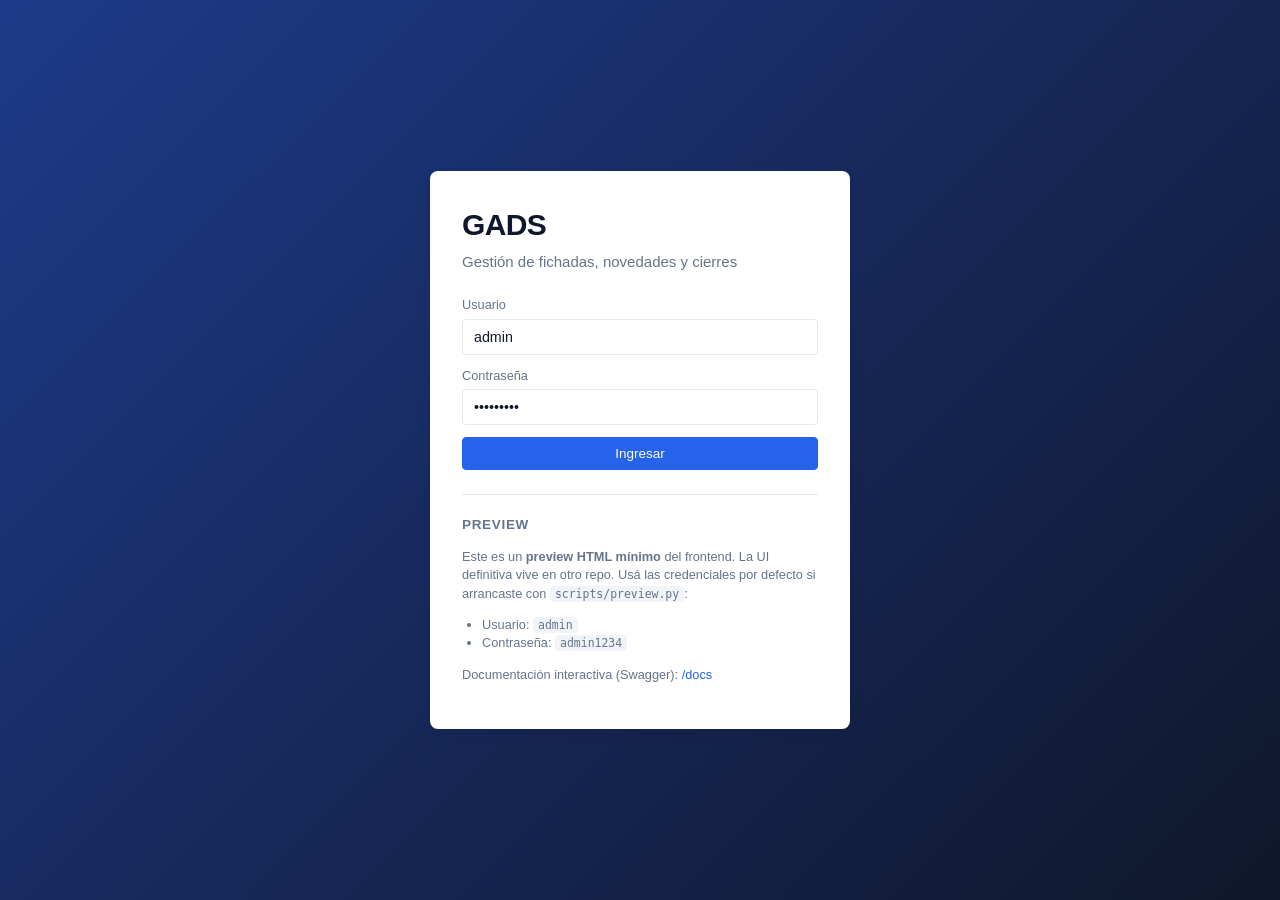
<file: app/static/index.html>
<!DOCTYPE html>
<html lang="es">
<head>
  <meta charset="UTF-8" />
  <meta name="viewport" content="width=device-width, initial-scale=1.0" />
  <title>GADS — Login</title>
  <link rel="stylesheet" href="./style.css" />
</head>
<body class="login-body">
  <main class="login-card">
    <header class="login-header">
      <h1>GADS</h1>
      <p class="muted">Gestión de fichadas, novedades y cierres</p>
    </header>

    <form id="login-form" class="form">
      <label>
        <span>Usuario</span>
        <input type="text" name="nombre_usuario" required autocomplete="username" value="admin" />
      </label>
      <label>
        <span>Contraseña</span>
        <input type="password" name="contrasena" required autocomplete="current-password" value="admin1234" />
      </label>
      <button type="submit" class="btn btn-primary">Ingresar</button>
    </form>

    <div id="login-message" class="message" hidden></div>

    <section class="hint">
      <h2>Preview</h2>
      <p>Este es un <strong>preview HTML mínimo</strong> del frontend. La UI definitiva vive en otro repo. Usá las credenciales por defecto si arrancaste con <code>scripts/preview.py</code>:</p>
      <ul>
        <li>Usuario: <code>admin</code></li>
        <li>Contraseña: <code>admin1234</code></li>
      </ul>
      <p>Documentación interactiva (Swagger): <a href="/docs" target="_blank">/docs</a></p>
    </section>
  </main>

  <script src="./app.js"></script>
  <script>
    document.addEventListener("DOMContentLoaded", () => {
      GADS.initLoginPage();
    });
  </script>
</body>
</html>
</file>
<file: app/static/style.css>
:root {
  --bg: #0f172a;
  --bg-elev: #1e293b;
  --bg-card: #ffffff;
  --surface: #f8fafc;
  --border: #e2e8f0;
  --text: #0f172a;
  --text-muted: #64748b;
  --text-invert: #f8fafc;
  --primary: #2563eb;
  --primary-hover: #1d4ed8;
  --success: #16a34a;
  --error: #dc2626;
  --warn: #d97706;
  --radius: 8px;
  --radius-sm: 4px;
  --shadow-sm: 0 1px 2px rgba(15, 23, 42, 0.06);
  --shadow-md: 0 4px 12px rgba(15, 23, 42, 0.08);
  --font: -apple-system, BlinkMacSystemFont, "Segoe UI", Roboto, "Helvetica Neue", Arial, sans-serif;
  --mono: ui-monospace, SFMono-Regular, "SF Mono", Menlo, Consolas, monospace;
}

* { box-sizing: border-box; }

html, body {
  margin: 0;
  padding: 0;
  font-family: var(--font);
  color: var(--text);
  background: var(--surface);
  line-height: 1.45;
  font-size: 15px;
}

a { color: var(--primary); text-decoration: none; }
a:hover { text-decoration: underline; }

code {
  font-family: var(--mono);
  background: #f1f5f9;
  padding: 1px 5px;
  border-radius: var(--radius-sm);
  font-size: 0.9em;
}

.muted { color: var(--text-muted); }
.small { font-size: 0.85em; }
.big { font-size: 1.6rem; font-weight: 600; }
.big.error { color: var(--error); }

/* ---- LOGIN ---- */
.login-body {
  display: flex;
  align-items: center;
  justify-content: center;
  min-height: 100vh;
  background: linear-gradient(135deg, #1e3a8a 0%, #0f172a 100%);
  padding: 16px;
}

.login-card {
  width: 100%;
  max-width: 420px;
  background: var(--bg-card);
  padding: 32px;
  border-radius: var(--radius);
  box-shadow: var(--shadow-md);
}

.login-header h1 {
  margin: 0 0 4px;
  font-size: 2rem;
  letter-spacing: -0.02em;
}

.login-header p {
  margin: 0 0 24px;
}

/* ---- FORMS ---- */
.form {
  display: flex;
  flex-direction: column;
  gap: 12px;
}

.form label {
  display: flex;
  flex-direction: column;
  gap: 4px;
}

.form label > span {
  font-size: 0.85rem;
  font-weight: 500;
  color: var(--text-muted);
}

.form input,
.form select {
  padding: 9px 11px;
  border: 1px solid var(--border);
  border-radius: var(--radius-sm);
  font-family: inherit;
  font-size: 0.95rem;
  background: #fff;
  color: var(--text);
}

.form input:focus,
.form select:focus {
  outline: 2px solid var(--primary);
  outline-offset: -1px;
  border-color: var(--primary);
}

.checkbox-row {
  flex-direction: row !important;
  align-items: center;
  gap: 8px !important;
}

.checkbox-row > span {
  color: var(--text) !important;
  font-weight: 400 !important;
}

/* ---- BUTTONS ---- */
.btn {
  display: inline-block;
  padding: 8px 14px;
  border: 1px solid var(--border);
  background: #fff;
  color: var(--text);
  border-radius: var(--radius-sm);
  font-family: inherit;
  font-size: 0.9rem;
  cursor: pointer;
  transition: background 0.15s, border-color 0.15s;
}

.btn:hover { background: #f1f5f9; }

.btn-primary {
  background: var(--primary);
  color: #fff;
  border-color: var(--primary);
}

.btn-primary:hover {
  background: var(--primary-hover);
  border-color: var(--primary-hover);
}

.btn-ghost {
  background: transparent;
  border-color: transparent;
  color: var(--text-invert);
}

.btn-ghost:hover {
  background: rgba(255, 255, 255, 0.1);
}

/* ---- MESSAGES ---- */
.message {
  margin-top: 16px;
  padding: 10px 12px;
  border-radius: var(--radius-sm);
  font-size: 0.9rem;
}
.message.error { background: #fee2e2; color: var(--error); }
.message.success { background: #dcfce7; color: var(--success); }
.message.info { background: #dbeafe; color: var(--primary); }

.hint {
  margin-top: 24px;
  padding-top: 20px;
  border-top: 1px solid var(--border);
  font-size: 0.85rem;
  color: var(--text-muted);
}
.hint h2 { font-size: 0.9rem; margin: 0 0 8px; text-transform: uppercase; letter-spacing: 0.05em; }
.hint ul { margin: 4px 0; padding-left: 20px; }

/* ---- DASHBOARD LAYOUT ---- */
.dashboard-body {
  display: flex;
  flex-direction: column;
  min-height: 100vh;
}

.topbar {
  display: flex;
  align-items: center;
  justify-content: space-between;
  padding: 12px 20px;
  background: var(--bg);
  color: var(--text-invert);
  box-shadow: var(--shadow-sm);
}

.brand strong {
  font-size: 1.15rem;
  letter-spacing: -0.01em;
  margin-right: 8px;
}

.brand .muted { color: #94a3b8; font-size: 0.8rem; }

.user-info {
  display: flex;
  align-items: center;
  gap: 12px;
  font-size: 0.9rem;
}
.user-info .muted { color: #cbd5e1; }

.layout {
  display: flex;
  flex: 1;
  min-height: 0;
}

.sidebar {
  width: 220px;
  background: var(--bg-elev);
  color: var(--text-invert);
  padding: 16px 0;
  display: flex;
  flex-direction: column;
  justify-content: space-between;
}

.sidebar ul {
  list-style: none;
  margin: 0;
  padding: 0;
}

.nav-btn {
  width: 100%;
  text-align: left;
  background: transparent;
  border: none;
  color: var(--text-invert);
  padding: 10px 20px;
  cursor: pointer;
  font-family: inherit;
  font-size: 0.95rem;
}

.nav-btn:hover { background: rgba(255, 255, 255, 0.06); }
.nav-btn.active {
  background: var(--primary);
  font-weight: 500;
}

.sidebar-foot {
  padding: 16px 20px;
  color: #94a3b8;
}

.content {
  flex: 1;
  padding: 24px;
  overflow-y: auto;
  background: var(--surface);
  min-width: 0;
}

.view { display: none; }
.view.active { display: block; }

.view-head {
  display: flex;
  align-items: center;
  justify-content: space-between;
  margin-bottom: 16px;
}

.view-head h2 {
  margin: 0;
  font-size: 1.35rem;
}

/* ---- FORM CARD ---- */
.form-card {
  background: var(--bg-card);
  border: 1px solid var(--border);
  border-radius: var(--radius);
  padding: 16px;
  margin-bottom: 20px;
  box-shadow: var(--shadow-sm);
}

.form-card summary {
  cursor: pointer;
  font-weight: 500;
  margin-bottom: 12px;
}

.form-card.open > .form,
.form-card[open] > .form {
  margin-top: 12px;
}

.form-card .form {
  display: grid;
  grid-template-columns: repeat(auto-fit, minmax(220px, 1fr));
  gap: 12px;
  align-items: end;
}

.form-card .form button[type="submit"] {
  grid-column: 1 / -1;
  justify-self: start;
}

/* ---- TABLES ---- */
.table-wrap {
  background: var(--bg-card);
  border: 1px solid var(--border);
  border-radius: var(--radius);
  overflow-x: auto;
  box-shadow: var(--shadow-sm);
}

table {
  width: 100%;
  border-collapse: collapse;
  font-size: 0.9rem;
}

thead {
  background: #f1f5f9;
}

th, td {
  text-align: left;
  padding: 10px 12px;
  border-bottom: 1px solid var(--border);
  white-space: nowrap;
}

th {
  font-weight: 600;
  font-size: 0.8rem;
  color: var(--text-muted);
  text-transform: uppercase;
  letter-spacing: 0.04em;
}

tbody tr:last-child td { border-bottom: none; }
tbody tr:hover { background: #f8fafc; }

tbody td.empty {
  text-align: center;
  color: var(--text-muted);
  padding: 24px;
  font-style: italic;
}

/* ---- RESUMEN ---- */
.resumen {
  background: var(--bg-card);
  border: 1px solid var(--border);
  border-radius: var(--radius);
  padding: 20px;
  margin-bottom: 20px;
  box-shadow: var(--shadow-sm);
}

.resumen h3 { margin: 0 0 16px; }

.resumen-grid {
  display: grid;
  grid-template-columns: repeat(auto-fit, minmax(140px, 1fr));
  gap: 16px;
  margin-bottom: 16px;
}

.resumen-grid > div {
  display: flex;
  flex-direction: column;
  gap: 4px;
  padding: 12px;
  background: var(--surface);
  border-radius: var(--radius-sm);
  border: 1px solid var(--border);
}

.resumen-grid span:not(.big) {
  font-size: 0.8rem;
  color: var(--text-muted);
}

#fichadas-errores {
  max-height: 240px;
  overflow-y: auto;
  font-family: var(--mono);
  font-size: 0.8rem;
  background: #fef2f2;
  border: 1px solid #fecaca;
  border-radius: var(--radius-sm);
  padding: 8px 12px;
  white-space: pre-wrap;
}

#fichadas-errores:empty { display: none; }

/* ---- API PANEL ---- */
.api-panel {
  margin-top: 24px;
}

.api-panel details {
  background: var(--bg-card);
  border: 1px solid var(--border);
  border-radius: var(--radius);
  box-shadow: var(--shadow-sm);
}

.api-panel summary {
  cursor: pointer;
  padding: 12px 16px;
  font-weight: 500;
  user-select: none;
}

.api-meta {
  padding: 0 16px;
  font-family: var(--mono);
  font-size: 0.8rem;
  color: var(--text-muted);
}

.api-meta:not(:empty) { padding-bottom: 8px; }

.api-panel pre {
  margin: 0;
  padding: 12px 16px;
  background: #0f172a;
  color: #e2e8f0;
  border-radius: 0 0 var(--radius) var(--radius);
  font-family: var(--mono);
  font-size: 0.8rem;
  overflow-x: auto;
  max-height: 320px;
}

/* ---- TOAST ---- */
.toast {
  position: fixed;
  bottom: 24px;
  right: 24px;
  background: var(--bg);
  color: var(--text-invert);
  padding: 12px 16px;
  border-radius: var(--radius);
  box-shadow: var(--shadow-md);
  font-size: 0.9rem;
  max-width: 360px;
  z-index: 100;
}
.toast.error { background: var(--error); }
.toast.success { background: var(--success); }

/* ---- HEAD ACTIONS / DASHBOARDS ---- */
.head-actions {
  display: flex;
  gap: 8px;
  align-items: center;
  flex-wrap: wrap;
}
.inline-input {
  display: flex;
  flex-direction: column;
  gap: 2px;
  font-size: 0.78rem;
}
.inline-input input,
.inline-input select {
  padding: 6px 10px;
  border: 1px solid var(--border);
  border-radius: 6px;
  font-size: 0.85rem;
  background: var(--bg);
}
.btn-small { padding: 4px 8px; font-size: 0.78rem; }
.section-h {
  margin: 28px 0 12px;
  font-size: 1.1rem;
  color: var(--text);
}
.filters-row {
  display: flex;
  gap: 12px;
  margin-bottom: 12px;
}
.dash-breakdown {
  display: grid;
  grid-template-columns: repeat(auto-fit, minmax(220px, 1fr));
  gap: 16px;
  margin-top: 16px;
}
.dash-breakdown h4 {
  font-size: 0.85rem;
  text-transform: uppercase;
  letter-spacing: 0.04em;
  color: var(--muted);
  margin: 0 0 8px;
}
.kv-list {
  list-style: none;
  margin: 0;
  padding: 0;
  border-top: 1px solid var(--border);
}
.kv-list li {
  display: flex;
  justify-content: space-between;
  padding: 6px 0;
  border-bottom: 1px solid var(--border);
  font-size: 0.9rem;
}
.kv-val {
  font-weight: 600;
  font-family: var(--mono);
}
.small-grid {
  grid-template-columns: repeat(auto-fit, minmax(140px, 1fr));
}

/* ---- RESPONSIVE ---- */
@media (max-width: 720px) {
  .layout { flex-direction: column; }
  .sidebar {
    width: 100%;
    padding: 8px 0;
  }
  .sidebar ul {
    display: flex;
    overflow-x: auto;
    gap: 4px;
    padding: 0 8px;
  }
  .sidebar-foot { display: none; }
  .nav-btn { white-space: nowrap; padding: 8px 12px; }
  .content { padding: 16px; }
  .form-card .form { grid-template-columns: 1fr; }
}
</file>
